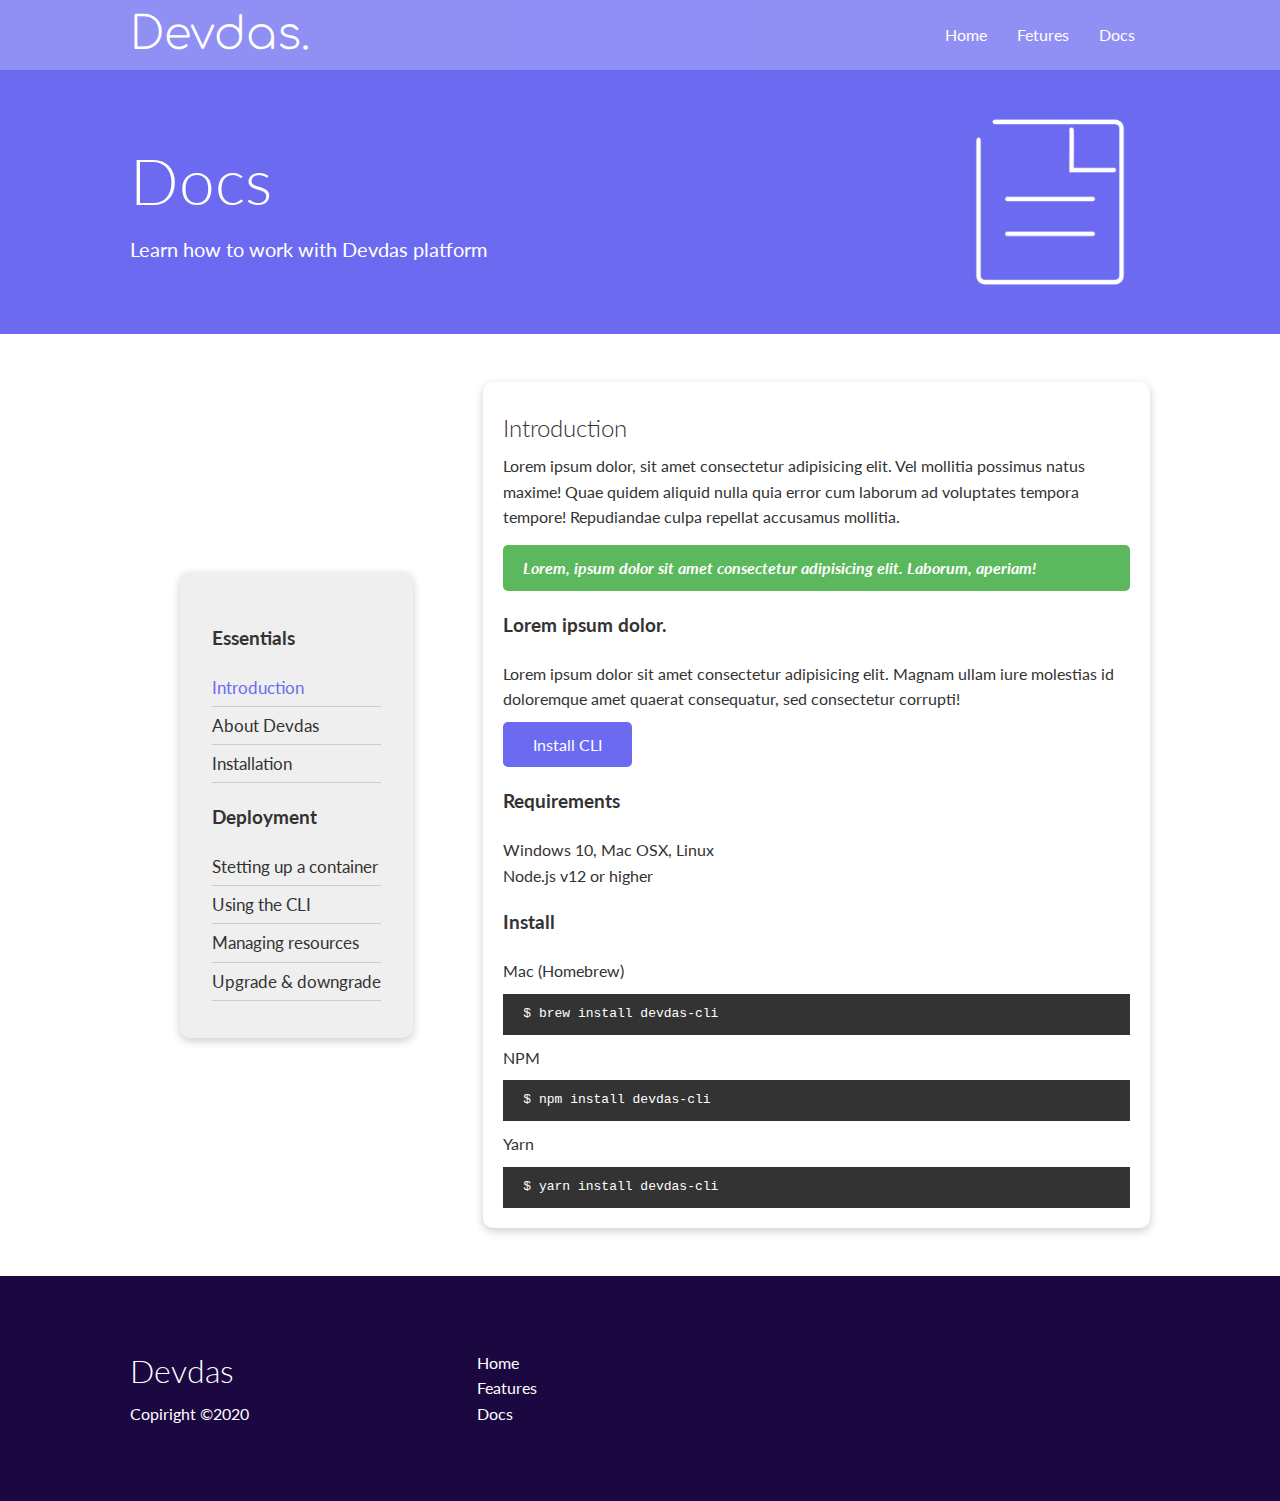
<file: docs.html>
<!DOCTYPE html>
<html lang="en">
<head>
    <meta charset="UTF-8">
    <meta name="viewport" content="width=device-width, initial-scale=1.0">
    <link rel="stylesheet" href="/style.css">
    <link rel="stylesheet" href="/utilities.css">
    <link rel="stylesheet" href="https://cdnjs.cloudflare.com/ajax/libs/font-awesome/5.15.1/css/all.min.css" integrity="sha512-+4zCK9k+qNFUR5X+cKL9EIR+ZOhtIloNl9GIKS57V1MyNsYpYcUrUeQc9vNfzsWfV28IaLL3i96P9sdNyeRssA==" crossorigin="anonymous" />
    <title>Devdas Page </title>
</head>
<body>
    <!--Navbar-->
    <div class="navbar">
        <div class="container flex">
            <h1 class="logo">Devdas.</h1>
            <nav>
                <ul>
                    <li><a href="index.html">Home</a></li>
                    <li><a href="features.html">Fetures</a></li>
                    <li><a href="docs.html">Docs</a></li>
                </ul>
            </nav>
        </div>
    </div>

 <!-- Head  -->

 <section class="docs-head bg-primary py-3">
     <div class="container grid">
         <div>
             <h1 class="xl">Docs</h1>
            <p class="lead">Learn how to work with Devdas platform</p>
         </div>
         <img src="images/docs.png" alt="">
     </div>
 </section>

 <!-- Docs main -->

 <section class="docs-main my-4">
    <div class="container grid">
        <div class="card bg-light p-3">
            <h3 class="my-2">Essentials</h3>
            <nav>
                <ul>
                    <li><a class="text-primary" href="#">Introduction</a></li>
                    <li><a href="#">About Devdas</a></li>
                    <li><a href="#">Installation</a></li>
                </ul>
            </nav>
            <h3 class="my-2">Deployment</h3>
            <nav>
                <ul>
                    <li><a href="#">Stetting up a container</a></li>
                    <li><a href="#">Using the CLI</a></li>
                    <li><a href="#">Managing resources</a></li>
                    <li><a href="#">Upgrade & downgrade</a></li>
                </ul>
            </nav>
        </div>
        <div class="card">
            <h2>Introduction</h2>
            <p>Lorem ipsum dolor, sit amet consectetur adipisicing elit. Vel mollitia possimus natus maxime! Quae quidem aliquid nulla quia error cum laborum ad voluptates tempora tempore! Repudiandae culpa repellat accusamus mollitia.</p>
            <div class="alert alert-success">
                <i class="fas fa-info"> Lorem, ipsum dolor sit amet consectetur adipisicing elit. Laborum, aperiam!</i>
            </div>
            <h3>Lorem ipsum dolor.</h3>
            <p>Lorem ipsum dolor sit amet consectetur adipisicing elit. Magnam ullam iure molestias id doloremque amet quaerat consequatur, sed consectetur corrupti!</p>
            <a href="#" class="btn btn-primary">Install CLI</a>

            <h3>Requirements</h3>
            <ul>
                <li>Windows 10, Mac OSX, Linux</li>
                <li>Node.js v12 or higher</li>
            </ul>

            <h3>Install</h3>
            <p>Mac (Homebrew)</p>
            <pre><code>$ brew install devdas-cli</code></pre>
            <p>NPM</p>
            <pre><code>$ npm install devdas-cli</code></pre>
            <p>Yarn</p>
            <pre><code>$ yarn install devdas-cli</code></pre>
        </div>
    </div>
 </section>

<!-- Footer -->

<footer class="footer bg-dark py-5">
    <div class="container grid grid-3">
        <div>
            <h1>Devdas</h1>
            <p>Copiright &copy;2020</p>
        </div>
        <nav>
            <ul>
                <li><a href="index.html">Home</a></li>
                <li><a href="features.html">Features</a></li>
                <li><a href="docs.html">Docs</a></li>
            </ul>
        </nav>
        <div class="social">
            <a href="#"><i class="fab fa-github fa-2x"></i></a>
            <a href="#"><i class="fab fa-facebook fa-2x"></i></a>
            <a href="#"><i class="fab fa-instagram fa-2x"></i></a>
            <a href="#"><i class="fab fa-twitter fa-2x"></i></a>
        </div>
    </div>
</footer>

</body>

</html>
</file>
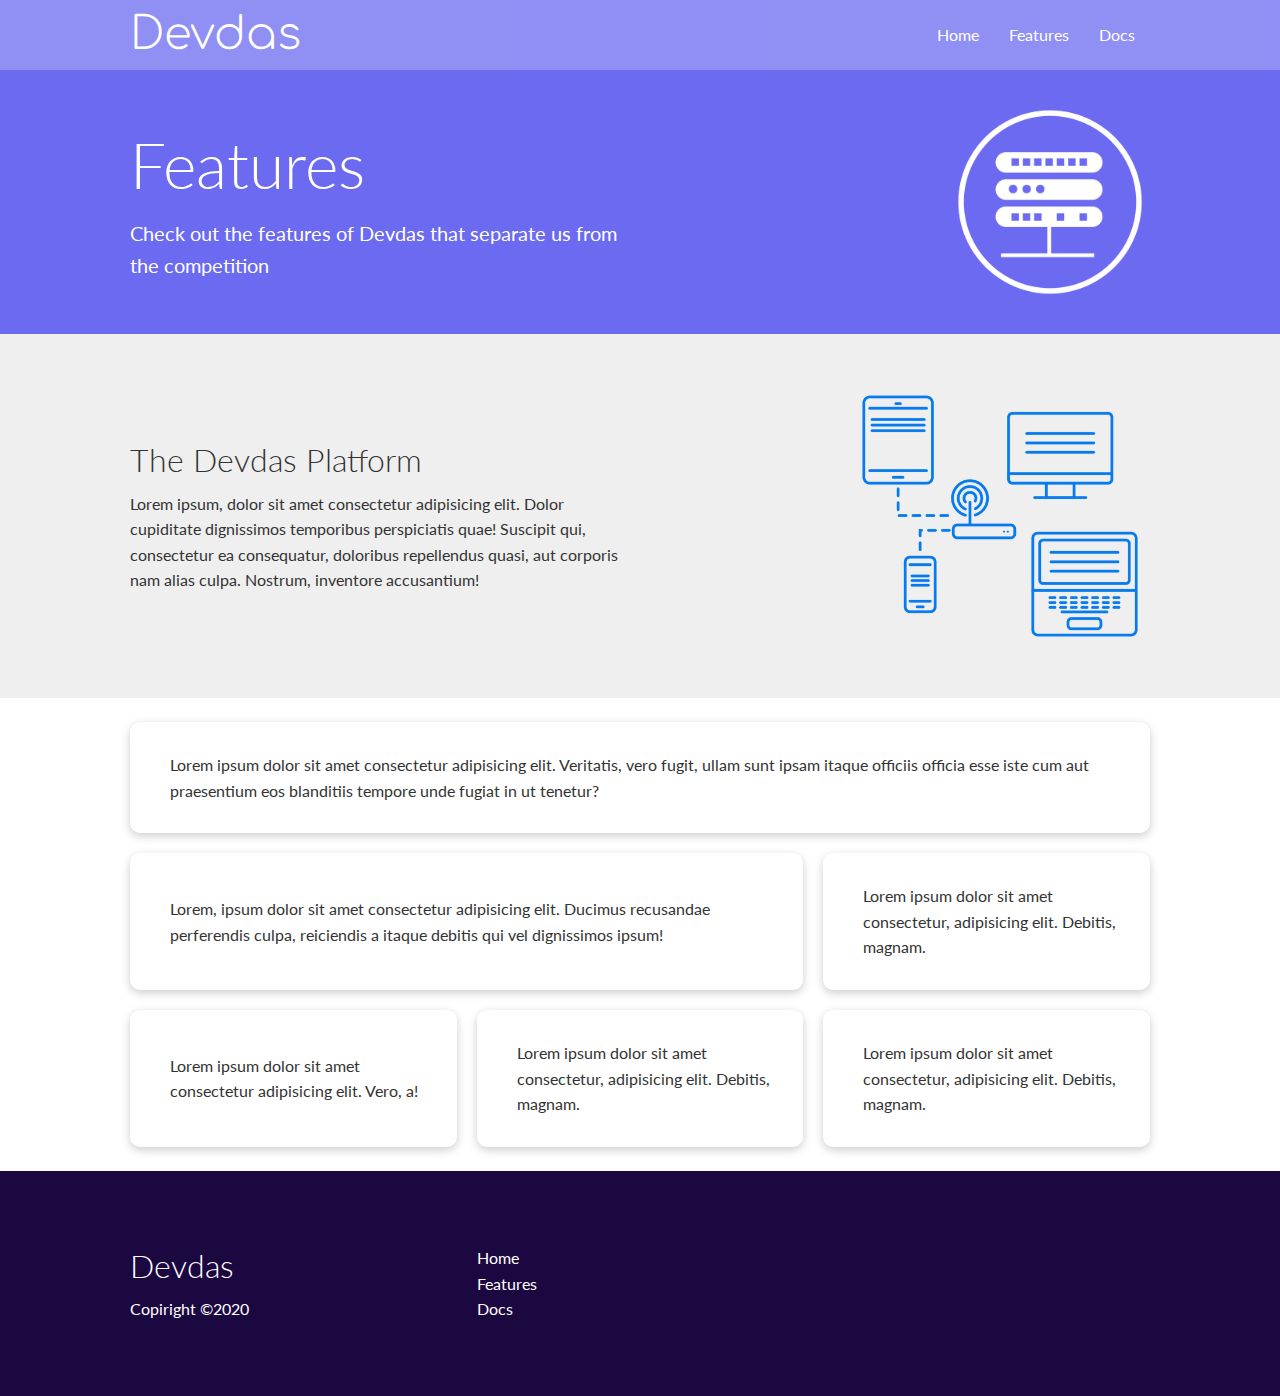
<file: features.html>
<!DOCTYPE html>
<html lang="en">
<head>
    <meta charset="UTF-8">
    <meta name="viewport" content="width=device-width, initial-scale=1.0">
    <link rel="stylesheet" href="/style.css">
    <link rel="stylesheet" href="/utilities.css">
    <link rel="stylesheet" href="https://cdnjs.cloudflare.com/ajax/libs/font-awesome/5.15.1/css/all.min.css" integrity="sha512-+4zCK9k+qNFUR5X+cKL9EIR+ZOhtIloNl9GIKS57V1MyNsYpYcUrUeQc9vNfzsWfV28IaLL3i96P9sdNyeRssA==" crossorigin="anonymous" />
    <title>Devdas Page </title>
</head>
<body>
    <!--Navbar-->
    <div class="navbar">
        <div class="container flex">
            <h1 class="logo">Devdas</h1>
            <nav>
                <ul>
                    <li><a href="index.html">Home</a></li>
                    <li><a href="features.html">Features</a></li>
                    <li><a href="docs.html">Docs</a></li>
                </ul>
            </nav>
        </div>
    </div>

 <!-- Head  -->

 <section class="features-head bg-primary py-3">
     <div class="container grid">
         <div>
             <h1 class="xl">Features</h1>
            <p class="lead">Check out the features of Devdas that separate us from the competition</p>
         </div>
         <img src="images/server.png" alt="">
     </div>
 </section>

 <!-- Sub head -->

 <section class="features-sub-head bg-light py-3">
    <div class="container grid">
        <div>
            <h1 class="md">The Devdas Platform</h1>
            <p>
                Lorem ipsum, dolor sit amet consectetur adipisicing elit. Dolor cupiditate dignissimos temporibus perspiciatis quae! Suscipit qui, consectetur ea consequatur, doloribus repellendus quasi, aut corporis nam alias culpa. Nostrum, inventore accusantium!
            </p>
        </div>
        <img src="images/server2.png" alt="">
    </div>
 </section>

 <section class="features-main my-2">
     <div class="container grid grid-3">
         <div class="card flex">
             <i class="fas fa-server fa-3x"></i>
             <p>Lorem ipsum dolor sit amet consectetur adipisicing elit. Veritatis, vero fugit, ullam sunt ipsam itaque officiis officia esse iste cum aut praesentium eos blanditiis tempore unde fugiat in ut tenetur?</p>
         </div>
         <div class="card flex">
            <i class="fas fa-network-wired fa-3x"></i>
            <p>
                Lorem, ipsum dolor sit amet consectetur adipisicing elit. Ducimus
                recusandae perferendis culpa, reiciendis a itaque debitis qui vel
                dignissimos ipsum!
            </p>
        </div>
        <div class="card flex">
            <i class="fas fa-laptop-code fa-3x"></i>
            <p>
                Lorem ipsum dolor sit amet consectetur, adipisicing elit. Debitis,
                magnam.
            </p>
        </div>
        <div class="card flex">
            <i class="fas fa-database fa-3x"></i>
            <p>
                Lorem ipsum dolor sit amet consectetur adipisicing elit. Vero, a!
            </p>
        </div>
        <div class="card flex">
            <i class="fas fa-power-off fa-3x"></i>
            <p>
                Lorem ipsum dolor sit amet consectetur, adipisicing elit. Debitis,
                magnam.
            </p>
        </div>
        <div class="card flex">
            <i class="fas fa-upload fa-3x"></i>
            <p>
                Lorem ipsum dolor sit amet consectetur, adipisicing elit. Debitis,
                magnam.
            </p>
        </div>
     </div>
 </section>

<!-- Footer -->

<footer class="footer bg-dark py-5">
    <div class="container grid grid-3">
        <div>
            <h1>Devdas</h1>
            <p>Copiright &copy;2020</p>
        </div>
        <nav>
            <ul>
                <li><a href="index.html">Home</a></li>
                <li><a href="features.html">Features</a></li>
                <li><a href="docs.html">Docs</a></li>
            </ul>
        </nav>
        <div class="social">
            <a href="#"><i class="fab fa-github fa-2x"></i></a>
            <a href="#"><i class="fab fa-facebook fa-2x"></i></a>
            <a href="#"><i class="fab fa-instagram fa-2x"></i></a>
            <a href="#"><i class="fab fa-twitter fa-2x"></i></a>
        </div>
    </div>
</footer>

</body>

</html>
</file>
<file: style.css>
@import url('https://fonts.googleapis.com/css2?family=Lato:wght@300&display=swap');
@import url('https://fonts.googleapis.com/css2?family=Comfortaa:wght@700&family=Lato:wght@300&display=swap');
:root {
    --primary-color: #6b6AF1 ;/*#6B2AF1 */      /*#047aed */
    --secondary-color: #310B78;/*#310B78 */     /* #1c3fa8*/
    --dark-color: #1B0840; /*#1B0840  */         /*#002240 */
    --light-color: #EFEFEF; /* #c3c3c3 */        /* #f4f4f4*/
    --success-color: #5cb85c; /*  */              
    --error-color: #d9534f; /*  */               

}


* {
    
    box-sizing: border-box;
    padding: 0;
    margin: 0;

}

body {
    font-family: 'Lato', sans-serif;
    color: #333;
    line-height: 1.6;
}

ul {
    list-style-type: none;

}

a {
    text-decoration: none;
    color: #333;
}

h1, h2 {
    font-weight: 300;
    line-height: 1.3;
    margin: 10px 0;
}

.navbar h1 {
    font-family: 'Comfortaa', cursive;
    font-size: 45px;

}

p {
    margin: 10px 0;
}

img {
    width: 100%;
}

code,
pre {
    background: #333;
    color: #fff;
    padding: 10px;
}

/* NavBar */

.navbar {
    background-color: var(--primary-color);
    color: #fff;
    height: 70px;
    opacity: 0.75;
}

.navbar ul {
    display: flex;
}

.navbar a {
    color: #fff;
    padding: 10px;
    margin: 0 5px;
}

.navbar a:hover {
    border-bottom: 2px #fff solid;
}

.navbar .flex {
    justify-content: space-between;
}

/* Showcase */

.stats {
    padding-top: 100px;
    animation: slideInFromBottom 1s ease-in;
}

.stats-heading {
    max-width: 500px;
    margin: auto;
}

.stats .grid h3 {
    font-size: 35px;
}

.stats .grid p {
    font-size: 20px;
    font-weight: bold;
}

.showcase {
    background-color: var(--primary-color);
    height: 400px;
    color: #fff;
    position: relative;
}

.showcase h1 {
    font-size: 40px;
}

.showcase p {
    font-size: 20px;
}

.showcase .grid {
    grid-template-columns: 55% 45%;
    gap: 30px;
    overflow: visible;
    
}

.showcase-text {
    animation: slideInFromLeft 1s ease-in;
}

.showcase-form {
    position: relative;
    top: 60px;
    height: 350px;
    width: 400px;
    padding: 40px;
    z-index: 100;
    justify-self: flex-end;
    animation: slideInFromRight 1s ease-in;
}

.showcase-form .form-control {
    margin: 30px 0;
}

.showcase-form input[type='text'],
.showcase-form input[type='email'] {
    border: 0;
    border-bottom: 1px solid #b4becb;
    width: 100%;
    padding: 3px;
    font-size: 16px;
}

.showcase-form input {
    outline: none;
}

.showcase::before,
.showcase::after {
    content: '';
    position: absolute;
    height: 100px;
    bottom: -70px;
    right: 0;
    left: 0;
    background: #fff;
    transform: skewY(-3deg);
    -webkit-transform: skewY(-3deg); /*for other browsers */
    -moz-transform: skewY(-3deg);
    -ms-transform: skewY(-3deg);
}




/* Utilities---classes used all around */

/* moved in utilities file */


/* CLI */

.cli .grid {
    grid-template-columns: repeat(3, 1fr);
    grid-template-rows: repeat(2, 1fr);
}

.cli .grid >*:first-child {
    grid-column: 1/ span 2;
    grid-row: 1/ span 2;
}

/* Cloud */

.cloud .grid {
    grid-template-columns: 4fr 3fr;
}

/* Languages */

.languages .flex {
    flex-wrap:wrap;
}

.languages .card {
    text-align: center;
    margin: 18px 10px 40px;
    transition: transform 0.2s ease-in;
}

.languages .card h4 {
    font-size: 20px;
    margin-bottom: 10px;
}

.languages .card:hover {
    transform: translateY(-15px);
}

/* Features */

.features-head img,
.docs-head img {
    width: 200px;
    justify-self: flex-end;
}

.features-sub-head img {
    width: 300px;
    justify-self: flex-end;

}

.features-main .card > i {
    margin-right: 20px;
}

.features-main .grid >*:first-child {
    grid-column: 1/ span 3;
    /* grid-row: 1/ span 3; */
}

.features-main .grid >*:nth-child(2) {
    grid-column: 1/ span 2; 
}

/* Docs */

.docs-main h3 {
    margin: 20px 0;
}

.docs-main .grid {
    grid-template-columns: 1fr 2fr;
    align-items: flex-start;
}

.docs-main nav li {
    font-size: 17px;
    padding-bottom: 5px;
    margin-bottom: 5px;
    border-bottom: 1px #ccc solid;
}

.docs-main a:hover {
    font-weight: bold;
}



/* Animations */

@keyframes slideInFromLeft {
    0% {
        transform: translateX(-100%)
    }

    100% {
        transform: translateX(0)
    }
}

@keyframes slideInFromRight {
    0% {
        transform: translateX(100%)
    }

    100% {
        transform: translateX(0)
    }
}

@keyframes slideInFromTop {
    0% {
        transform: translateY(-100%)
    }

    100% {
        transform: translateY(0)
    }
}

@keyframes slideInFromBottom {
    0% {
        transform: translateY(100%)
    }

    100% {
        transform: translateY(0)
    }
}

/* Footer */

.footer .social a {
   margin: 0 10px; 
}

/* Tablets and under */

@media(max-width:768px) {
    /* body {
        display: none;
    } */

    .grid,
    .showcase .grid,
    .stats .grid,
    .cli .grid,
    .cloud .grid,
    .features-main .grid,
    .features-head,
    .docs-main .grid {
        grid-template-columns: 1fr;
        grid-template-rows: 2fr;
    }

    .showcase {
        height: auto;
    }

    .showcase-text {
        text-align: center;
        margin-top: 40px;
        animation: slideInFromTop 1s ease-in;
    }

    .showcase-form {
        justify-self: center;
        margin: auto;
        animation: slideInFromBottom 1s ease-in;
    }

    .features-head,
    .features-sub-head,
    .docs-head {
        text-align: center;
    }

    .features-head img,
    .features-sub-head img,
    .docs-head img {
        justify-self: center;
    }

    .features-main .grid >*:first-child {
        grid-column: 1;
    }

    .features-main .grid >*:nth-child(2) {
        grid-column: 1;
    }
}



/* Mobile */

@media(max-width: 500px) {
    .navbar {
        height: 120px;
    }

    .navbar .flex {
        flex-direction: column;
    }

    .navbar ul {
        padding: 10px;
        background-color: rgba(0,0,0, 0.1);
    }

    .showcase-form {
        width: 300px;
    }
    .features-sub-head,
    .features-head,
    .docs-head {
        display: grid;
        grid-template-columns: 1fr;
        grid-template-rows: 2fr;
        grid-column: 1;
        
    }
   
    
}
</file>
<file: utilities.css>
/* Utilities---classes used all around */

.container {
    max-width: 1100px;
    margin: 0 auto;
    /* overflow: auto; */
    padding: 0 40px;
}

.card {
    background-color: #fff;
    color: #333;
    border-radius: 10px;
    box-shadow: 0 3px 10px rgba(0,0,0, 0.2);
    padding: 20px;
    margin: auto;
}

.btn {
    display: inline-block;
    padding: 10px 30px;
    cursor: pointer;
    background: var(--primary-color);
    color: #fff;
    border: none;
    border-radius: 5px;
}

.btn-outline {
    background-color: transparent;
    border: 1px #fff solid;
}

.btn:hover {
    transform: scale(0.95);
}

/* Backgrounds & color buttons */

.bg-primary, 
.btn-primary {
    background-color: var(--primary-color);
    color: #fff;
}
.bg-secondary, 
.btn-secondary {
    background-color: var(--secondary-color);
    color: #fff;
}
.bg-dark, 
.btn-dark {
    background-color: var(--dark-color);
    color: #fff;
}

.bg-light, 
.btn-light {
    background-color: var(--light-color);
    color: #333;
}

.bg-primary a, 
.btn-primary a,
.bg-secondary a, 
.btn-secondary a,
.bg-dark a, 
.btn-dark a {
    color: #fff;
} 

/* Text colors */

.text-primary {
    color: var(--primary-color);
    
}
.text-secondary {
    color: var(--secondary-color);
    
}
.text-dark {
    color: var(--dark-color);
    
}

.text-light {
    color: var(--light-color);
    
}


/* Text sizes */

.lead {
    font-size: 20px;
}

.sm {
    font-size: 1rem;
}

.md {
    font-size: 2rem;
}

.lg {
    font-size: 3rem;
}

.xl {
    font-size: 4rem;
}

.text-center {
    text-align: center;
}

/* Alert */

.alert {
    background-color: var(--light-color);
    padding: 10px 20px;
    font-weight: bold;
    margin: 15px 0;
}

.alert i {
    margin-right: 10px;
}

.alert-success {
    background-color: var(--success-color);
    color: #fff;
    border-radius: 5px;
}
.alert-error {
    background-color: var(--error-color);
    color: #fff;
}

.flex{
    display: flex;
    justify-content: center;
    align-items: center;
    height: 100%;
}

.grid {
    display: grid;
    /* grid-template-columns: repeat(2, 1fr); */
    grid-template-columns: 1fr 1fr;
    gap: 20px;
    justify-content: center;
    align-items: center;
    height: 100%;
}

.grid-3 {
    grid-template-columns: repeat(3, 1fr);
}

/* Margin */

.my-1 {
    margin: 1rem 0;
}
.my-2 {
    margin: 1.5rem 0;
}
.my-3 {
    margin: 2rem 0;
}
.my-4 {
    margin: 3rem 0;
}
.my-5 {
    margin: 4rem 0;
}

.m-1 {
    margin: 1rem;
}
.m-2 {
    margin: 1.5rem;
}
.m-3 {
    margin: 2rem;
}
.m-4 {
    margin: 3rem;
}
.m-5 {
    margin: 4rem;
}

/* Padding */

.py-1 {
    padding: 1rem;
}
.py-2 {
   padding: 1.5rem;
}
.py-3 {
    padding: 2rem;
}
.py-4 {
    padding: 3rem;
}
.py-5 {
    padding: 4rem;
}

.p-1 {
    padding: 1rem;
}
.p-2 {
   padding: 1.5rem;
}
.p-3 {
    padding: 2rem;
}
.p-4 {
    padding: 3rem;
}
.p-5 {
    padding: 4rem;
}
</file>
